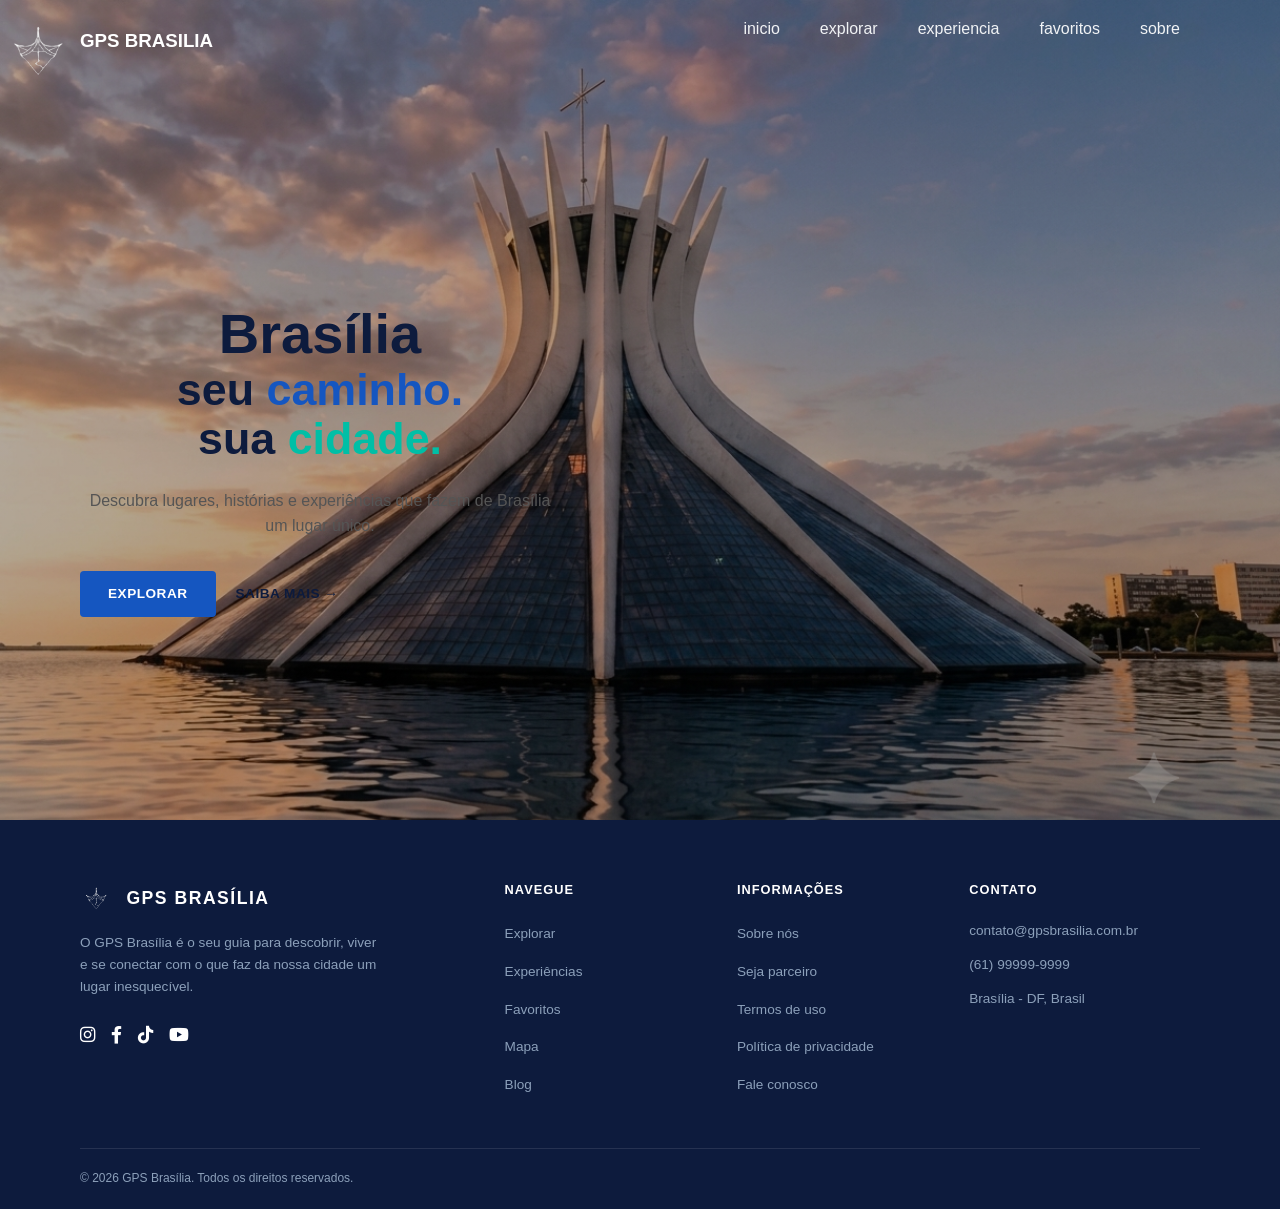
<file: home/index.html>
<!DOCTYPE html>
<html lang="pt-br">
<head>
    <meta charset="UTF-8">
    <meta name="viewport" content="width=device-width, initial-scale=1.0">
    <title>Document</title>
    <link rel="stylesheet" href="/pasta_estilo/estilo_geral.css">
    <link rel="stylesheet" href="/pasta_estilo/stl_index.css">
    <link rel="stylesheet" href="/pasta_estilo/footer.css">
</head>
<body>
    <header class="header-inicio">
        <div class="logo-header">
            <img src="/assets/image-logo-removebg-preview.png" alt="">
            <h3 class="nome-logo">GPS BRASILIA</h3>
        </div>
        <div class="header-nav">
            <nav>
                <ul>
                    <li><a href="./index.html">inicio</a></li>
                    <li><a href="./esplorar.html">explorar</a></li>
                    <li><a href="">experiencia</a></li>
                    <li><a href="">favoritos</a></li>
                    <li><a href="./sobre.html">sobre</a></li>
                </ul>
            </nav>
        </div>
    </header>
    <section class="hero-section">
  <div class="hero-content">
    <div class="hero-titulo">
      <h1>Brasília</h1>
      <h2>seu <span class="highlight-blue">caminho.</span></h2>
      <h2>sua <span class="highlight-teal">cidade.</span></h2>
    </div>

    <div class="hero-inicio">
      <p>Descubra lugares, histórias e experiências que fazem de Brasília um lugar único.</p>
      
      <div class="hero-buttons">
        <a href="./esplorar.html" class="btn-explorar">EXPLORAR</a>
        <a href="./sobre.html" class="btn-saiba-mais">SAIBA MAIS &rarr;</a>
      </div>
    </div>
  </div>
</section>
<footer class="site-footer">
  <div class="footer-container">
    
    <!-- Coluna 1: Marca e Descrição -->
    <div class="footer-brand">
      <div class="footer-logo">
        <img src="/assets/image-logo-removebg-preview.png" alt="GPS Brasília">
        <h3>GPS BRASÍLIA</h3>
      </div>
      <p class="footer-desc">
        O GPS Brasília é o seu guia para descobrir, viver e se conectar com o que faz da nossa cidade um lugar inesquecível.
      </p>
      <div class="footer-socials">
        <a href="#" aria-label="Instagram"><i class="fab fa-instagram"></i></a>
        <a href="#" aria-label="Facebook"><i class="fab fa-facebook-f"></i></a>
        <a href="#" aria-label="TikTok"><i class="fab fa-tiktok"></i></a>
        <a href="#" aria-label="YouTube"><i class="fab fa-youtube"></i></a>
      </div>
    </div>

    <!-- Coluna 2: Navegue -->
    <div class="footer-col">
      <h4>NAVEGUE</h4>
      <ul>
        <li><a href="#">Explorar</a></li>
        <li><a href="#">Experiências</a></li>
        <li><a href="#">Favoritos</a></li>
        <li><a href="#">Mapa</a></li>
        <li><a href="#">Blog</a></li>
      </ul>
    </div>

    <!-- Coluna 3: Informações -->
    <div class="footer-col">
      <h4>INFORMAÇÕES</h4>
      <ul>
        <li><a href="#">Sobre nós</a></li>
        <li><a href="#">Seja parceiro</a></li>
        <li><a href="#">Termos de uso</a></li>
        <li><a href="#">Política de privacidade</a></li>
        <li><a href="#">Fale conosco</a></li>
      </ul>
    </div>

    <!-- Coluna 4: Contato -->
    <div class="footer-col">
      <h4>CONTATO</h4>
      <p class="footer-info">contato@gpsbrasilia.com.br</p>
      <p class="footer-info">(61) 99999-9999</p>
      <p class="footer-info">Brasília - DF, Brasil</p>
    </div>

  </div>

  <!-- Direitos Autorais / Linha Inferior -->
  <div class="footer-bottom">
    <p>&copy; 2026 GPS Brasília. Todos os direitos reservados.</p>
  </div>
</footer>
    
</body>
</html>
</file>
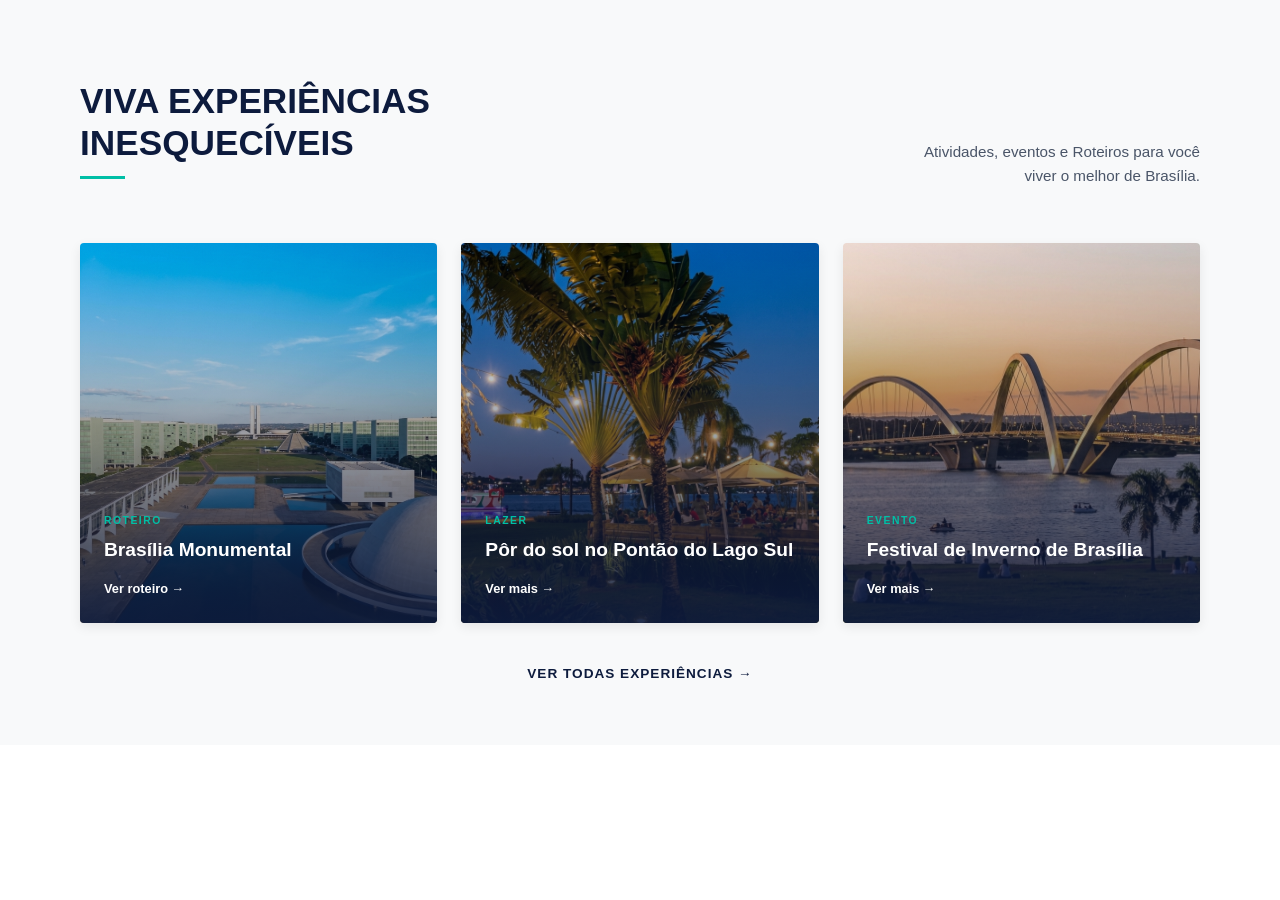
<file: home/esperiencia.html>
<!DOCTYPE html>
<html lang="pt-br">
<head>
    <meta charset="UTF-8">
    <meta name="viewport" content="width=device-width, initial-scale=1.0">
    <title>Esperiencia</title>
    <link rel="stylesheet" href="/pasta_estilo/estilo_geral.css">
    <link rel="stylesheet" href="/pasta_estilo/footer.css">
    <link rel="stylesheet" href="/pasta_estilo/sobrestl.css">
    <link rel="stylesheet" href="/pasta_estilo/espe.css">
</head>
<body>
 <section class="experiencias-section" id="experiencias">
  <div class="experiencias-container">
    
    <!-- Cabeçalho da Seção -->
    <div class="experiencias-header">
      <div class="experiencias-title">
        <h2>VIVA EXPERIÊNCIAS<br>INESQUECÍVEIS</h2>
        <div class="title-underline"></div>
      </div>
      <p class="experiencias-subtitle">
        Atividades, eventos e Roteiros para você viver o melhor de Brasília.
      </p>
    </div>

    <!-- Grid de Cards de Experiência -->
    <div class="experiencias-grid">
      
      <!-- Card 1 -->
      <div class="experiencia-card">
        <div class="card-image">
          <img src="/assets/Gemini_Generated_Image_wfs5ouwfs5ouwfs5.jpg" alt="Brasília Monumental">
          <div class="card-overlay">
            <span class="card-badge">ROTEIRO</span>
            <h3>Brasília Monumental</h3>
            <a href="#" class="card-link">Ver roteiro &rarr;</a>
          </div>
        </div>
      </div>

      <!-- Card 2 -->
      <div class="experiencia-card">
        <div class="card-image">
          <img src="/assets/Gemini_Generated_Image_w2aioqw2aioqw2ai.jpg" alt="Pôr do Sol no Pontão">
          <div class="card-overlay">
            <span class="card-badge">LAZER</span>
            <h3>Pôr do sol no Pontão do Lago Sul</h3>
            <a href="#" class="card-link">Ver mais &rarr;</a>
          </div>
        </div>
      </div>

      <!-- Card 3 -->
      <div class="experiencia-card">
        <div class="card-image">
          <img src="/assets/Gemini_Generated_Image_8m5rtt8m5rtt8m5r.jpg" alt="Festival de Inverno de Brasília">
          <div class="card-overlay">
            <span class="card-badge">EVENTO</span>
            <h3>Festival de Inverno de Brasília</h3>
            <a href="#" class="card-link">Ver mais &rarr;</a>
          </div>
        </div>
      </div>

    </div>

    <!-- Link Ver Todas na Parte Inferior -->
    <div class="experiencias-footer">
      <a href="#" class="btn-ver-todas">VER TODAS EXPERIÊNCIAS &rarr;</a>
    </div>

  </div>
</section>
</body>
</html>
</file>
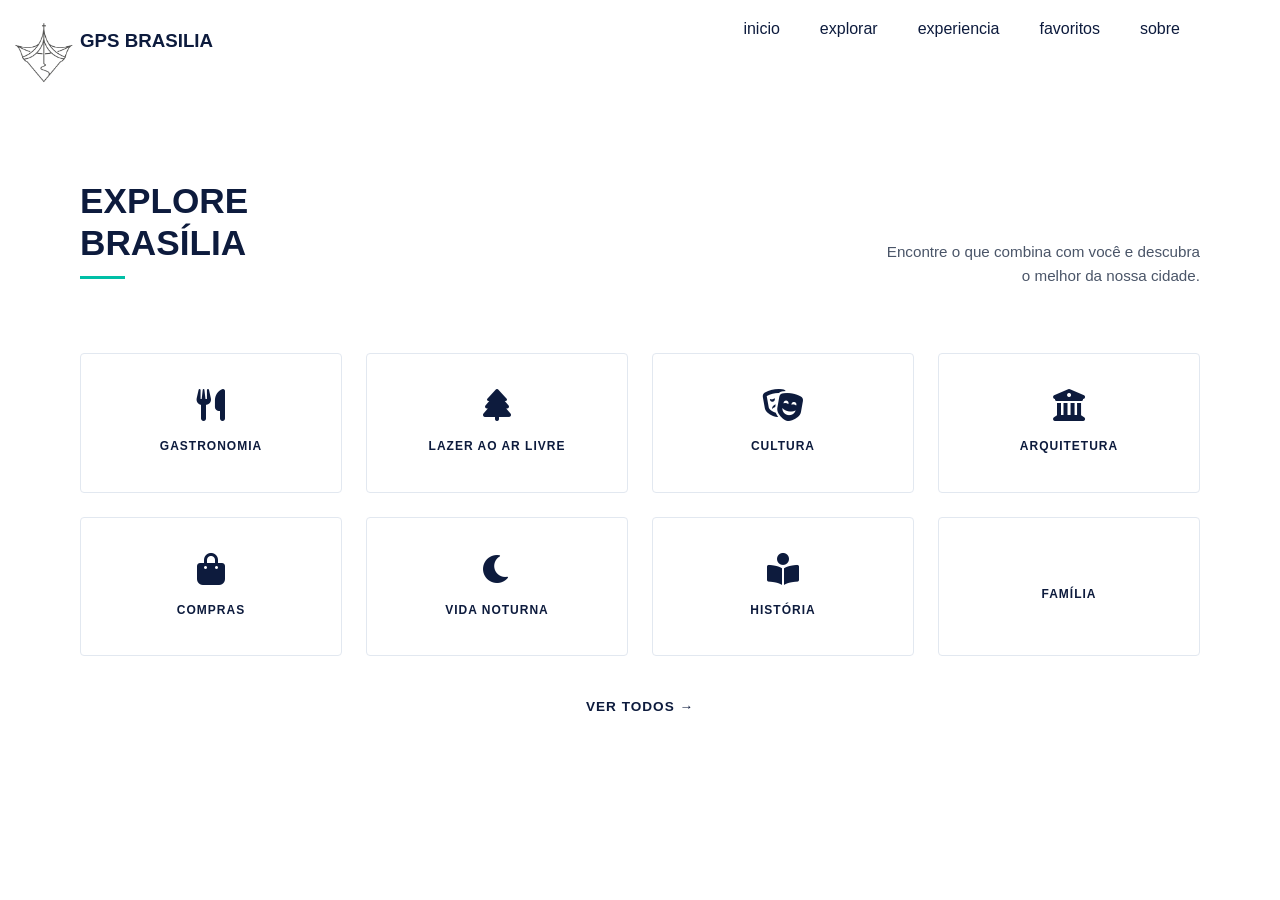
<file: home/esplorar.html>
<!DOCTYPE html>
<html lang="pt-br">
<head>
    <meta charset="UTF-8">
    <meta name="viewport" content="width=device-width, initial-scale=1.0">
    <link rel="stylesheet" href="/pasta_estilo/estilo_geral.css">
    <link rel="stylesheet" href="/pasta_estilo/footer.css">
    <link rel="stylesheet" href="/pasta_estilo/sobrestl.css">
    <title>Document</title>
</head>
<body>
    <header class="header-inicio">
        <div class="logo-header">
            <img src="/assets/logo-sobre.png" alt="">
            <h3 class="nome-logo">GPS BRASILIA</h3>
        </div>
        <div class="header-nav">
            <nav>
                <ul>
                    <li><a href="./index.html">inicio</a></li>
                    <li><a href="./esplorar.html">explorar</a></li>
                    <li><a href="">experiencia</a></li>
                    <li><a href="">favoritos</a></li>
                    <li><a href="./sobre.html">sobre</a></li>
                </ul>
            </nav>
        </div>
    </header>
    <section class="explorar-section" id="explorar">
  <div class="explorar-container">
    
    <!-- Cabeçalho da Seção -->
    <div class="explorar-header">
      <div class="explorar-title">
        <h2>EXPLORE<br>BRASÍLIA</h2>
        <div class="title-underline"></div>
      </div>
      <p class="explorar-subtitle">
        Encontre o que combina com você e descubra o melhor da nossa cidade.
      </p>
    </div>

    <!-- Grid de Categorias -->
    <div class="categorias-grid">
      
      <a href="#" class="categoria-card">
        <i class="fa-solid fa-utensils"></i>
        <span>GASTRONOMIA</span>
      </a>

      <a href="#" class="categoria-card">
        <i class="fa-solid fa-tree"></i>
        <span>LAZER AO AR LIVRE</span>
      </a>

      <a href="#" class="categoria-card">
        <i class="fa-solid fa-masks-theater"></i>
        <span>CULTURA</span>
      </a>

      <a href="#" class="categoria-card">
        <i class="fa-solid fa-building-columns"></i>
        <span>ARQUITETURA</span>
      </a>

      <a href="#" class="categoria-card">
        <i class="fa-solid fa-bag-shopping"></i>
        <span>COMPRAS</span>
      </a>

      <a href="#" class="categoria-card">
        <i class="fa-solid fa-moon"></i>
        <span>VIDA NOTURNA</span>
      </a>

      <a href="#" class="categoria-card">
        <i class="fa-solid fa-book-open-reader"></i>
        <span>HISTÓRIA</span>
      </a>

      <a href="#" class="categoria-card">
        <i class="fa-solid fa-people-group"></i>
        <span>FAMÍLIA</span>
      </a>

    </div>

    <!-- Link Ver Todos na parte inferior -->
    <div class="explorar-footer">
      <a href="#" class="btn-ver-todos">VER TODOS &rarr;</a>
    </div>

  </div>
</section>
    
</body>
</html>
</file>
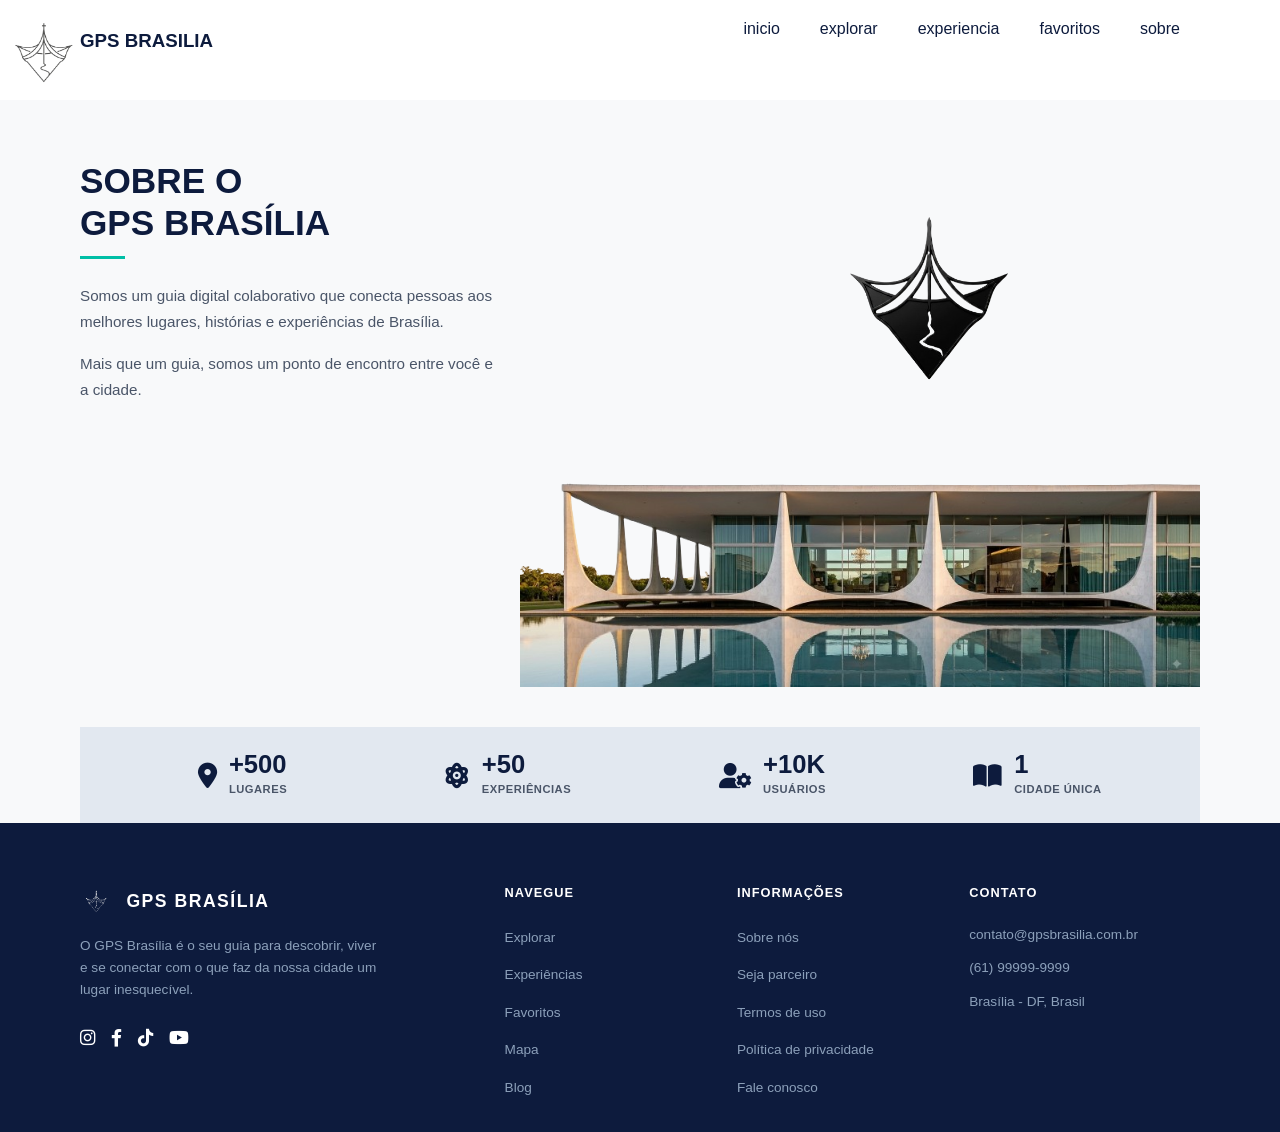
<file: home/sobre.html>
<!DOCTYPE html>
<html lang="pt-br">
<head>
    <meta charset="UTF-8">
    <meta name="viewport" content="width=device-width, initial-scale=1.0">
    <title>Document</title>
    <link rel="stylesheet" href="/pasta_estilo/estilo_geral.css">
    <link rel="stylesheet" href="/pasta_estilo/footer.css">
    <link rel="stylesheet" href="/pasta_estilo/sobrestl.css">
</head>
<body>
    <header class="header-inicio">
        <div class="logo-header">
            <img src="/assets/logo-sobre.png" alt="">
            <h3 class="nome-logo">GPS BRASILIA</h3>
        </div>
        <div class="header-nav">
            <nav>
                <ul>
                    <li><a href="./index.html">inicio</a></li>
                    <li><a href="./esplorar.html">explorar</a></li>
                    <li><a href="">experiencia</a></li>
                    <li><a href="">favoritos</a></li>
                    <li><a href="./sobre.html">sobre</a></li>
                </ul>
            </nav>
        </div>
    </header>
    <section class="sobre-section">
  <div class="sobre-container">
    
    <!-- Bloco Superior: Texto + Ilustração da Catedral -->
    <div class="sobre-top">
      <div class="sobre-text">
        <h2>SOBRE O<br>GPS BRASÍLIA</h2>
        <!-- Linha verde-água (teal) do layout -->
        <div class="title-underline"></div> 
        
        <p>Somos um guia digital colaborativo que conecta pessoas aos melhores lugares, histórias e experiências de Brasília.</p>
        <p>Mais que um guia, somos um ponto de encontro entre você e a cidade.</p>
      </div>

      <!-- Ícone vetorial da Catedral na direita -->
      <div class="sobre-icon">
        <img src="/assets/Gemini_Generated_Image_dhb3sedhb3sedhb3-removebg-preview.png" alt="Ilustração Catedral de Brasília">
      </div>
    </div>

    <!-- Foto do Palácio da Alvorada alinhada à direita -->
    <div class="sobre-banner">
      <img src="/assets/img-sobre.png" alt="Palácio da Alvorada">
    </div>

    <!-- Indicadores / Métricas com Ícones -->
    <div class="sobre-stats">
      <div class="stat-item">
        <i class="fa-solid fa-location-dot stat-icon"></i>
        <div class="stat-content">
          <span class="stat-number">+500</span>
          <span class="stat-label">LUGARES</span>
        </div>
      </div>

      <div class="stat-item">
        <i class="fa-solid fa-atom stat-icon"></i>
        <div class="stat-content">
          <span class="stat-number">+50</span>
          <span class="stat-label">EXPERIÊNCIAS</span>
        </div>
      </div>

      <div class="stat-item">
        <i class="fa-solid fa-user-gear stat-icon"></i>
        <div class="stat-content">
          <span class="stat-number">+10K</span>
          <span class="stat-label">USUÁRIOS</span>
        </div>
      </div>

      <div class="stat-item">
        <i class="fa-solid fa-book-open stat-icon"></i>
        <div class="stat-content">
          <span class="stat-number">1</span>
          <span class="stat-label">CIDADE ÚNICA</span>
        </div>
      </div>
    </div>

  </div>
</section>


<!-- Footer -->
<footer class="site-footer">
  <div class="footer-container">
    
    <!-- Coluna 1: Marca e Descrição -->
    <div class="footer-brand">
      <div class="footer-logo">
        <img src="/assets/image-logo-removebg-preview.png" alt="GPS Brasília">
        <h3>GPS BRASÍLIA</h3>
      </div>
      <p class="footer-desc">
        O GPS Brasília é o seu guia para descobrir, viver e se conectar com o que faz da nossa cidade um lugar inesquecível.
      </p>
      <div class="footer-socials">
        <a href="#" aria-label="Instagram"><i class="fab fa-instagram"></i></a>
        <a href="#" aria-label="Facebook"><i class="fab fa-facebook-f"></i></a>
        <a href="#" aria-label="TikTok"><i class="fab fa-tiktok"></i></a>
        <a href="#" aria-label="YouTube"><i class="fab fa-youtube"></i></a>
      </div>
    </div>

    <!-- Coluna 2: Navegue -->
    <div class="footer-col">
      <h4>NAVEGUE</h4>
      <ul>
        <li><a href="#">Explorar</a></li>
        <li><a href="#">Experiências</a></li>
        <li><a href="#">Favoritos</a></li>
        <li><a href="#">Mapa</a></li>
        <li><a href="#">Blog</a></li>
      </ul>
    </div>

    <!-- Coluna 3: Informações -->
    <div class="footer-col">
      <h4>INFORMAÇÕES</h4>
      <ul>
        <li><a href="#">Sobre nós</a></li>
        <li><a href="#">Seja parceiro</a></li>
        <li><a href="#">Termos de uso</a></li>
        <li><a href="#">Política de privacidade</a></li>
        <li><a href="#">Fale conosco</a></li>
      </ul>
    </div>

    <!-- Coluna 4: Contato -->
    <div class="footer-col">
      <h4>CONTATO</h4>
      <p class="footer-info">contato@gpsbrasilia.com.br</p>
      <p class="footer-info">(61) 99999-9999</p>
      <p class="footer-info">Brasília - DF, Brasil</p>
    </div>

  </div>
</file>
<file: pasta_estilo/estilo_geral.css>
/* ==========================================================================
   1. VARIÁVEIS DO SISTEMA (DESIGN TOKENS)
   ========================================================================== */
:root {
  /* Paleta de Cores Principais */
  --color-primary-dark: #0D1B3D;   /* Azul Marinho Escuro (Rodapé / Destaques) */
  --color-primary: #1556C0;        /* Azul Vibrante (Botões / Links) */
  --color-secondary: #00BFA6;      /* Verde Água / Teal (Acentos) */
  --color-accent: #FFC107;         /* Amarelo Ouro (Destaques secundários) */

  /* Cores Neutras e de Fundo */
  --color-bg-light: #F1F3F5;       /* Cinza Claro (Fundos de seção) */
  --color-bg-white: #FFFFFF;       /* Branco Puro */
  --color-text-main: #0D1B3D;      /* Cor padrão para textos escuros */
  --color-text-muted: #6C757D;     /* Textos secundários / subtítulos */

  /* Tipografia (Poppins) */
  --font-family-base: 'Poppins', -apple-system, BlinkMacSystemFont, "Segoe UI", Roboto, sans-serif;
  --font-weight-regular: 400;
  --font-weight-medium: 500;
  --font-weight-semibold: 600;
  --font-weight-bold: 700;

  /* Bordas e Sombras */
  --border-radius-sm: 4px;
  --border-radius-md: 8px;
  --border-radius-lg: 16px;
  --shadow-sm: 0 2px 4px rgba(13, 27, 61, 0.05);
  --shadow-md: 0 4px 12px rgba(13, 27, 61, 0.08);
}

/* ==========================================================================
   2. ESTILOS BASE & TIPOGRAFIA
   ========================================================================== */
@import url('https://fonts.googleapis.com/css2?family=Poppins:wght@300;400;500;600;700&display=swap');

body {
  font-family: var(--font-family-base);
  font-weight: var(--font-weight-regular);
  color: var(--color-text-main);
  background-color: var(--color-bg-white);
  margin: 0;
  padding: 0;
  line-height: 1.6;
  background-size: cover;
  background-position: center;
  background-repeat: no-repeat;
  background-attachment: fixed;
  color: #FFFFFF;
  
}

h1, h2, h3, h4, h5, h6 {
  font-weight: var(--font-weight-semibold);
  color: var(--color-primary-dark);
  margin-top: 0;
}

a {
  color: var(--color-primary);
  text-decoration: none;
  transition: color 0.2s ease-in-out;
}

a:hover {
  color: var(--color-secondary);
}

/* ==========================================================================
   3. COMPONENTES REUTILIZÁVEIS
   ========================================================================== */

/* Botão Principal */
.btn-primary {
  background-color: var(--color-primary);
  color: var(--color-bg-white);
  border: none;
  border-radius: var(--border-radius-sm);
  padding: 12px 24px;
  font-weight: var(--font-weight-medium);
  cursor: pointer;
  display: inline-flex;
  align-items: center;
  gap: 8px;
  transition: background-color 0.2s ease, transform 0.1s ease;
}

.btn-primary:hover {
  background-color: #104397;
  transform: translateY(-1px);
}

/* Botão Secundário / Contorno */
.btn-outline {
  background-color: transparent;
  color: var(--color-primary);
  border: 2px solid var(--color-primary);
  border-radius: var(--border-radius-sm);
  padding: 10px 22px;
  font-weight: var(--font-weight-medium);
  cursor: pointer;
  transition: all 0.2s ease;
}

.btn-outline:hover {
  background-color: var(--color-primary);
  color: var(--color-bg-white);
}

/* Cards de Conteúdo / Experiências */
.card {
  background-color: var(--color-bg-white);
  border-radius: var(--border-radius-md);
  box-shadow: var(--shadow-sm);
  border: 1px solid var(--color-bg-light);
  overflow: hidden;
  transition: box-shadow 0.2s ease, transform 0.2s ease;
}

.card:hover {
  box-shadow: var(--shadow-md);
  transform: translateY(-4px);
}

/* Badge / Tags */
.badge {
  background-color: var(--color-secondary);
  color: var(--color-bg-white);
  font-size: 0.75rem;
  font-weight: var(--font-weight-semibold);
  padding: 4px 8px;
  border-radius: var(--border-radius-sm);
  text-transform: uppercase;
}

/* ==========================================================================
   4. ESTRUTURA GERAL DA PÁGINA (LAYOUT)
   ========================================================================== */

/* Seção Hero / Destaque */
.hero-section {
  background-color: var(--color-bg-light);
  padding: 60px 20px;
  text-align: center;
}

/* Rodapé */
.site-footer {
  background-color: var(--color-primary-dark);
  color: var(--color-bg-white);
  padding: 40px 20px 20px;
}

.site-footer a {
  color: #B0C4DE;
}

.site-footer a:hover {
  color: var(--color-secondary);
}
/*---------------------------------------------------------------------------------------------------*/
</file>
<file: pasta_estilo/stl_index.css>
body{
  background-image: linear-gradient(rgba(0, 0, 0, 0.3), rgba(0, 0, 0, 0.3)), url('/assets/Gemini_Generated_Image_9h5s1y9h5s1y9h5s.png');
}
.header-inicio{
  display: flex;
  height: 100px;
  justify-content: space-between;
}
.logo-header{
  display: flex;
  align-items: center;
}
.nome-logo{
  color: white;
}
.logo-header img{
  width: 80px;
  height: 80px;
}
.header-nav nav {
  display: flex;
  align-items: center;         /* Alinha os itens verticalmente ao centro */
  justify-content: flex-end;   /* Empurra os itens para a direita (opcional) */
  gap: 20px;                   /* Cria um espaçamento uniforme entre os links */
  padding-right: 100px;
}
.header-nav nav ul{
  display: flex;
  gap: 40px;
  list-style: none;
}
.header-nav nav ul li a{
  color: (--color-bg-light);
}

.header-nav nav a {
  position: relative;
  color: var(--color-bg-light);
  text-decoration: none;
  padding-bottom: 4px; /* Espaço entre o texto e a linha */
  transition: color 0.3s ease;
}

/* Criação da linha (invisível por padrão devido ao scaleX(0)) */
.header-nav nav a::after {
  content: '';
  position: absolute;
  bottom: 0;
  left: 0;
  width: 100%;
  height: 2px;
  background-color: var(--color-bg-white, #ffffff); /* Cor da linha */
  transform: scaleX(0);
  transform-origin: left; /* Garante que a animação comece no início (esquerda) */
  transition: transform 0.3s ease-in-out;
}

/* Estado Hover: expande a linha até o final (100%) */
.header-nav nav a:hover::after {
  transform: scaleX(1);
}
/* Importação da fonte Poppins */
@import url('https://fonts.googleapis.com/css2?family=Poppins:wght@400;500;600;700&display=swap');

:root {
  --color-primary-dark: #0D1B3D; /* Azul marinho escuro */
  --color-blue-vibrant: #1556C0; /* Azul das palavras/botão */
  --color-teal-vibrant: #00BFA6; /* Verde-água/Teal */
  --color-text-muted: #555555;
  --font-main: 'Poppins', sans-serif;
}

/* Seção Principal (Hero) */
.hero-section {
  position: relative;
  width: 100%;
  min-height: 80vh;
  display: flex;
  align-items: center;
  padding: 60px 80px;
  background-image: url('caminho/para/imagem-catedral.jpg'); /* Adicione sua imagem aqui */
  background-size: cover;
  background-position: center right;
  background-repeat: no-repeat;
  box-sizing: border-box;
  font-family: var(--font-main);
  background: transparent;
}

/* Bloco de Conteúdo (Lado Esquerdo) */
.hero-content {
  max-width: 480px;
}

/* Títulos */
.hero-titulo h1 {
  font-size: 3.5rem;
  font-weight: 700;
  color: var(--color-primary-dark);
  margin: 0;
  line-height: 1.1;
}

.hero-titulo h2 {
  font-size: 2.8rem;
  font-weight: 700;
  color: var(--color-primary-dark);
  margin: 0;
  line-height: 1.1;
}

/* Destaque das palavras (Cores da paleta) */
.hero-titulo .highlight-blue {
  color: var(--color-blue-vibrant);
}

.hero-titulo .highlight-teal {
  color: var(--color-teal-vibrant);
}

/* Parágrafo Descritivo */
.hero-inicio p {
  font-size: 1rem;
  color: var(--color-text-muted);
  margin: 24px 0 32px 0;
  line-height: 1.6;
}

/* Grupo de Botões/Links */
.hero-buttons {
  display: flex;
  align-items: center;
  gap: 20px;
}

/* Botão Azul "EXPLORAR" */
.btn-explorar {
  background-color: var(--color-blue-vibrant);
  color: #FFFFFF;
  padding: 12px 28px;
  border-radius: 4px;
  text-decoration: none;
  font-size: 0.85rem;
  font-weight: 600;
  letter-spacing: 0.5px;
  transition: background-color 0.2s ease, transform 0.1s ease;
  display: inline-block;
}

.btn-explorar:hover {
  background-color: #0e439b;
  transform: translateY(-1px);
}

/* Link "SAIBA MAIS" */
.btn-saiba-mais {
  color: var(--color-primary-dark);
  text-decoration: none;
  font-size: 0.85rem;
  font-weight: 600;
  letter-spacing: 0.5px;
  text-transform: uppercase;
  transition: color 0.2s ease;
}

.btn-saiba-mais:hover {
  color: var(--color-blue-vibrant);
}

/* Responsividade Básica para Celulares */
@media (max-width: 768px) {
  .hero-section {
    padding: 40px 24px;
    background-position: center;
  }

  .hero-titulo h1 {
    font-size: 2.5rem;
  }

  .hero-titulo h2 {
    font-size: 2rem;
  }
}
</file>
<file: pasta_estilo/sobrestl.css>
.header-inicio{
  display: flex;
  height: 100px;
  justify-content: space-between;
}
.logo-header{
  display: flex;
  align-items: center;
}
.nome-logo{
  color:(--color-primary-dark);
}
.logo-header img{
  width: 80px;
  height: 80px;
}
.header-nav nav {
  display: flex;
  align-items: center;         /* Alinha os itens verticalmente ao centro */
  justify-content: flex-end;   /* Empurra os itens para a direita (opcional) */
  gap: 20px;                   /* Cria um espaçamento uniforme entre os links */
  padding-right: 100px;
}
.header-nav nav ul{
  display: flex;
  gap: 40px;
  list-style: none;
}
.header-nav nav ul li a{
  color: (--color-primary-dark);
}

.header-nav nav a {
  position: relative;
  color: var(--color-primary-dark);
  text-decoration: none;
  padding-bottom: 4px; /* Espaço entre o texto e a linha */
  transition: color 0.3s ease;
}

/* Criação da linha (invisível por padrão devido ao scaleX(0)) */
.header-nav nav a::after {
  content: '';
  position: absolute;
  bottom: 0;
  left: 0;
  width: 100%;
  height: 2px;
  background-color: var(--color-primary-dark); /* Cor da linha */
  transform: scaleX(0);
  transform-origin: left; /* Garante que a animação comece no início (esquerda) */
  transition: transform 0.3s ease-in-out;
}

/* Estado Hover: expande a linha até o final (100%) */
.header-nav nav a:hover::after {
  transform: scaleX(1);
  }
.sec-sobre{
  display: grid;
}
:root {
  --color-primary-dark: #0D1B3D;
  --color-blue-vibrant: #1556C0;
  --color-bg-light: #F8F9FA;
  --color-text-body: #4A5568;
  --color-border: #E2E8F0;
  --font-main: 'Poppins', sans-serif;
}

/* Container Principal */
.sobre-section {
  background-color: var(--color-bg-light);
  padding: 60px 80px 0 80px; /* Removido padding inferior para colar a barra no final */
  font-family: var(--font-main);
  box-sizing: border-box;
}

.sobre-container {
  max-width: 1200px;
  margin: 0 auto;
}

/* Layout Superior (Texto + Ícone da Catedral) */
.sobre-top {
  display: grid;
  grid-template-columns: 1fr 1fr;
  gap: 60px;
  align-items: flex-start;
  margin-bottom: 20px;
}

/* Título */
.sobre-text h2 {
  font-size: 2.2rem;
  font-weight: 700;
  color: var(--color-primary-dark);
  line-height: 1.2;
  margin: 0;
}

/* Linha verde-água (teal) do protótipo */
.title-underline {
  width: 45px;
  height: 3px;
  background-color: #00BFA6;
  margin: 12px 0 24px 0;
}

/* Parágrafos */
.sobre-text p {
  font-size: 0.95rem;
  color: var(--color-text-body);
  line-height: 1.7;
  margin-bottom: 16px;
  max-width: 420px;
}

/* Ícone Vetorial da Catedral (Lado Direito Superior) */
.sobre-icon {
  display: flex;
  justify-content: center;
  align-items: center;
}

.sobre-icon img {
  width: 100%;
  max-width: 260px;
  height: auto;
  object-fit: contain;
}

/* Banner do Palácio da Alvorada (Alinhado à direita e sem bordas arredondadas) */
.sobre-banner {
  display: flex;
  justify-content: flex-end;
  margin-bottom: 40px;
}

.sobre-banner img {
  width: 100%;
  max-width: 680px;
  height: auto;
  display: block;
  border-radius: 0; /* Remove os cantos arredondados para ficar igual ao protótipo */
}

/* Barra de Estatísticas (Rodapé Cinza da Seção) */
.sobre-stats {
  display: grid;
  grid-template-columns: repeat(4, 1fr);
  gap: 20px;
  background-color: #E2E8F0; /* Cor de fundo acinzentada do protótipo */
  padding: 24px 40px;
  border-radius: 0;
  border-top: 1px solid var(--color-border);
}

.stat-item {
  display: flex;
  align-items: center;
  justify-content: center;
  gap: 12px;
}

.stat-icon {
  font-size: 1.6rem;
  color: var(--color-primary-dark);
}

.stat-content {
  display: flex;
  flex-direction: column;
  text-align: left;
}

.stat-number {
  font-size: 1.6rem;
  font-weight: 700;
  color: var(--color-primary-dark);
  line-height: 1;
  margin-bottom: 4px;
}

.stat-label {
  font-size: 0.7rem;
  font-weight: 700;
  color: #4A5568;
  letter-spacing: 0.5px;
  text-transform: uppercase;
}
/* SEÇÃO EXPLORAR */
.explorar-section {
  background-color: #FFFFFF;
  padding: 80px 80px 60px 80px;
  font-family: var(--font-main);
  box-sizing: border-box;
}

.explorar-container {
  max-width: 1200px;
  margin: 0 auto;
}

/* Cabeçalho */
.explorar-header {
  display: flex;
  justify-content: space-between;
  align-items: flex-end;
  margin-bottom: 50px;
}

.explorar-title h2 {
  font-size: 2.2rem;
  font-weight: 700;
  color: var(--color-primary-dark);
  line-height: 1.2;
  margin: 0;
}

.explorar-subtitle {
  font-size: 0.95rem;
  color: var(--color-text-body);
  max-width: 320px;
  line-height: 1.6;
  text-align: right;
}

/* Grid de Categorias (2 linhas x 4 colunas) */
.categorias-grid {
  display: grid;
  grid-template-columns: repeat(4, 1fr);
  gap: 24px;
  margin-bottom: 40px;
}

/* Card Individual da Categoria */
.categoria-card {
  display: flex;
  flex-direction: column;
  align-items: center;
  justify-content: center;
  padding: 35px 20px;
  border: 1px solid var(--color-border);
  border-radius: 4px;
  text-decoration: none;
  background-color: #FFFFFF;
  transition: all 0.2s ease;
}

.categoria-card i {
  font-size: 2rem;
  color: var(--color-primary-dark);
  margin-bottom: 16px;
  transition: color 0.2s ease, transform 0.2s ease;
}

.categoria-card span {
  font-size: 0.75rem;
  font-weight: 700;
  color: var(--color-primary-dark);
  letter-spacing: 1px;
  text-align: center;
}

/* Efeito Hover nos Cards */
.categoria-card:hover {
  border-color: var(--color-blue-vibrant);
  box-shadow: 0 4px 15px rgba(21, 86, 192, 0.08);
  transform: translateY(-2px);
}

.categoria-card:hover i {
  color: var(--color-blue-vibrant);
  transform: scale(1.05);
}

/* Botão Ver Todos */
.explorar-footer {
  display: flex;
  justify-content: center;
}

.btn-ver-todos {
  color: var(--color-primary-dark);
  text-decoration: none;
  font-size: 0.85rem;
  font-weight: 700;
  letter-spacing: 1px;
  text-transform: uppercase;
  transition: color 0.2s ease;
}

.btn-ver-todos:hover {
  color: var(--color-blue-vibrant);
}

/* Responsividade */
@media (max-width: 900px) {
  .explorar-section {
    padding: 60px 24px;
  }

  .explorar-header {
    flex-direction: column;
    align-items: flex-start;
    gap: 16px;
  }

  .explorar-subtitle {
    text-align: left;
  }

  .categorias-grid {
    grid-template-columns: repeat(2, 1fr);
  }
}

@media (max-width: 500px) {
  .categorias-grid {
    grid-template-columns: 1fr;
  }
}

/* Responsividade */
@media (max-width: 900px) {
  .sobre-section {
    padding: 40px 24px 0 24px;
  }

  .sobre-top {
    grid-template-columns: 1fr;
    gap: 30px;
  }

  .sobre-banner img {
    max-width: 100%;
  }

  .sobre-stats {
    grid-template-columns: repeat(2, 1fr);
    gap: 24px;
  }
}


@media (max-width: 500px) {
  .sobre-stats {
    grid-template-columns: 1fr;
    align-items: flex-start;
  }
}
</file>
<file: pasta_estilo/espe.css>
/* SEÇÃO EXPERIÊNCIAS */
.experiencias-section {
  background-color: var(--color-bg-light);
  padding: 80px 80px 60px 80px;
  font-family: var(--font-main);
  box-sizing: border-box;
}

.experiencias-container {
  max-width: 1200px;
  margin: 0 auto;
}

/* Cabeçalho */
.experiencias-header {
  display: flex;
  justify-content: space-between;
  align-items: flex-end;
  margin-bottom: 40px;
}

.experiencias-title h2 {
  font-size: 2.2rem;
  font-weight: 700;
  color: var(--color-primary-dark);
  line-height: 1.2;
  margin: 0;
}

.experiencias-subtitle {
  font-size: 0.95rem;
  color: var(--color-text-body);
  max-width: 300px;
  line-height: 1.6;
  text-align: right;
}

/* Grid com 3 Colunas */
.experiencias-grid {
  display: grid;
  grid-template-columns: repeat(3, 1fr);
  gap: 24px;
  margin-bottom: 40px;
}

/* Card Individual */
.experiencia-card {
  position: relative;
  border-radius: 4px;
  overflow: hidden;
  height: 380px;
  box-shadow: 0 4px 12px rgba(0, 0, 0, 0.08);
}

.card-image {
  position: relative;
  width: 100%;
  height: 100%;
}

.card-image img {
  width: 100%;
  height: 100%;
  object-fit: cover;
  transition: transform 0.4s ease;
}

/* Overlay Escuro com Texto sobre a Imagem */
.card-overlay {
  position: absolute;
  inset: 0;
  background: linear-gradient(
    to top,
    rgba(13, 27, 61, 0.92) 0%,
    rgba(13, 27, 61, 0.4) 50%,
    transparent 100%
  );
  padding: 24px;
  display: flex;
  flex-direction: column;
  justify-content: flex-end;
  color: #ffffff;
}

.card-badge {
  font-size: 0.65rem;
  font-weight: 700;
  letter-spacing: 1.5px;
  text-transform: uppercase;
  color: var(--color-teal, #00bfa6);
  margin-bottom: 8px;
}

.card-overlay h3 {
  font-size: 1.2rem;
  font-weight: 600;
  line-height: 1.3;
  margin: 0 0 16px 0;
  color: #ffffff;
}

.card-link {
  color: #ffffff;
  text-decoration: none;
  font-size: 0.8rem;
  font-weight: 600;
  transition: color 0.2s ease, transform 0.2s ease;
}

/* Hover Effects */
.experiencia-card:hover img {
  transform: scale(1.05);
}

.experiencia-card:hover .card-link {
  color: var(--color-teal, #00bfa6);
}

/* Botão Ver Todas */
.experiencias-footer {
  display: flex;
  justify-content: center;
}

.btn-ver-todas {
  color: var(--color-primary-dark);
  text-decoration: none;
  font-size: 0.85rem;
  font-weight: 700;
  letter-spacing: 1px;
  text-transform: uppercase;
  transition: color 0.2s ease;
}

.btn-ver-todas:hover {
  color: var(--color-blue-vibrant);
}

/* Responsividade */
@media (max-width: 900px) {
  .experiencias-section {
    padding: 60px 24px;
  }

  .experiencias-header {
    flex-direction: column;
    align-items: flex-start;
    gap: 16px;
  }

  .experiencias-subtitle {
    text-align: left;
  }

  .experiencias-grid {
    grid-template-columns: repeat(2, 1fr);
  }
}

@media (max-width: 600px) {
  .experiencias-grid {
    grid-template-columns: 1fr;
  }
}
</file>
<file: pasta_estilo/footer.css>
/* Importação de Ícones (FontAwesome para redes sociais) */
@import url('https://cdnjs.cloudflare.com/ajax/libs/font-awesome/6.0.0/css/all.min.css');

:root {
  --color-footer-bg: #0D1B3D;      /* Azul escuro profundo */
  --color-footer-text: #E0E6ED;    /* Texto claro com bom contraste */
  --color-footer-muted: #8CA0BA;   /* Texto secundário/links */
  --color-teal-vibrant: #00BFA6;   /* Verde-água para hover */
}

/* Estrutura do Rodapé */
.site-footer {
  background-color: var(--color-footer-bg);
  color: var(--color-footer-text);
  padding: 60px 80px 20px 80px;
  font-family: 'Poppins', sans-serif;
  box-sizing: border-box;
}

.footer-container {
  max-width: 1200px;
  margin: 0 auto;
  display: grid;
  grid-template-columns: 2fr 1fr 1fr 1.2fr;
  gap: 40px;
}

/* Coluna da Marca */
.footer-logo {
  display: flex;
  align-items: center;
  gap: 12px;
  margin-bottom: 16px;
}

.footer-logo img {
  height: 36px;
  width: auto;
}

.footer-logo h3 {
  color: #FFFFFF;
  font-size: 1.1rem;
  font-weight: 700;
  letter-spacing: 1.5px;
  margin: 0;
}

.footer-desc {
  color: var(--color-footer-muted);
  font-size: 0.85rem;
  line-height: 1.6;
  max-width: 300px;
  margin-bottom: 24px;
}

/* Redes Sociais */
.footer-socials {
  display: flex;
  gap: 16px;
}

.footer-socials a {
  color: #FFFFFF;
  font-size: 1.1rem;
  transition: color 0.2s ease, transform 0.2s ease;
}

.footer-socials a:hover {
  color: var(--color-teal-vibrant);
  transform: translateY(-2px);
}

/* Colunas de Links e Títulos */
.footer-col h4 {
  color: #FFFFFF;
  font-size: 0.8rem;
  font-weight: 700;
  letter-spacing: 1px;
  text-transform: uppercase;
  margin-bottom: 20px;
}

.footer-col ul {
  list-style: none;
  padding: 0;
  margin: 0;
}

.footer-col ul li {
  margin-bottom: 12px;
}

.footer-col ul li a {
  color: var(--color-footer-muted);
  font-size: 0.85rem;
  text-decoration: none;
  transition: color 0.2s ease;
}

.footer-col ul li a:hover {
  color: var(--color-teal-vibrant);
}

/* Coluna de Contato */
.footer-info {
  color: var(--color-footer-muted);
  font-size: 0.85rem;
  margin: 0 0 12px 0;
}

/* Linha de Copyright (Footer Bottom) */
.footer-bottom {
  max-width: 1200px;
  margin: 40px auto 0 auto;
  padding-top: 20px;
  border-top: 1px solid rgba(255, 255, 255, 0.1);
  text-align: left;
}

.footer-bottom p {
  color: var(--color-footer-muted);
  font-size: 0.75rem;
  margin: 0;
}

/* Responsividade para Celulares e Tablets */
@media (max-width: 900px) {
  .footer-container {
    grid-template-columns: 1fr 1fr;
  }
}

@media (max-width: 600px) {
  .site-footer {
    padding: 40px 24px 20px 24px;
  }

  .footer-container {
    grid-template-columns: 1fr;
    gap: 30px;
  }
}
</file>
